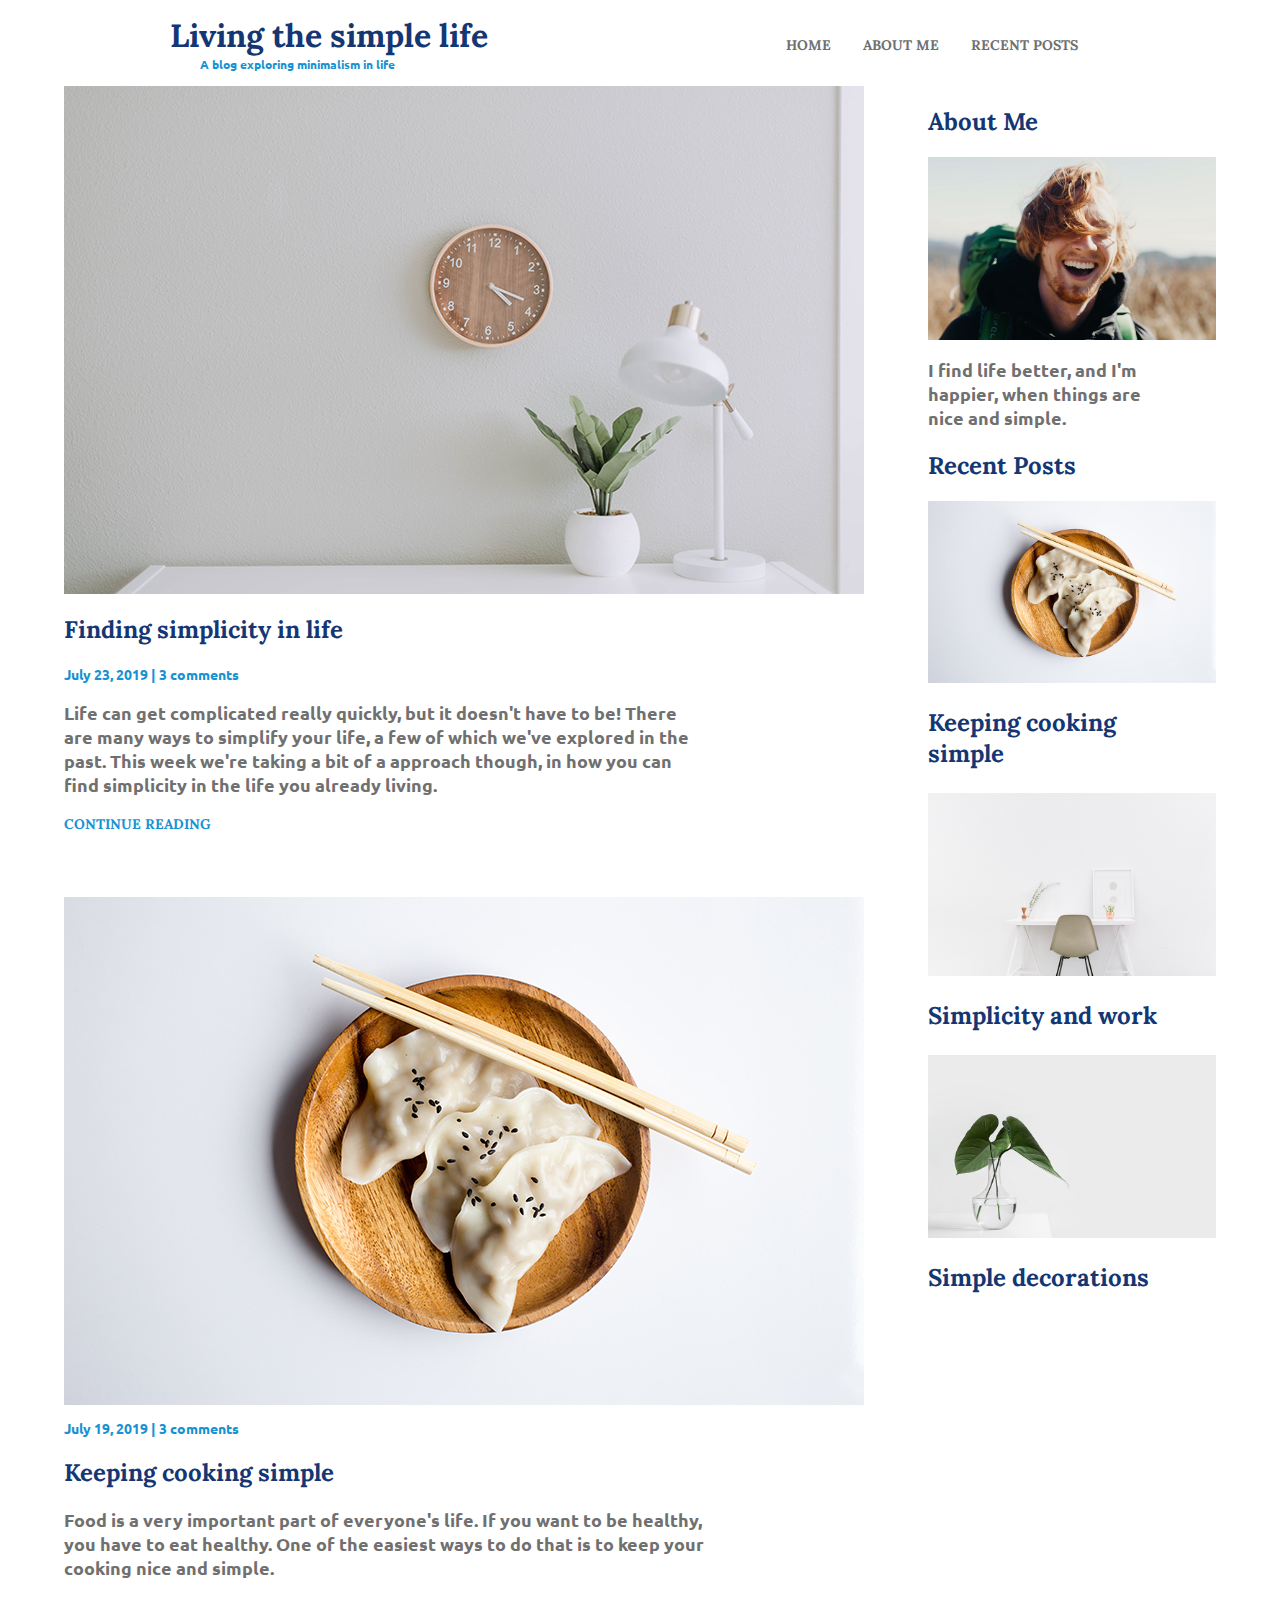
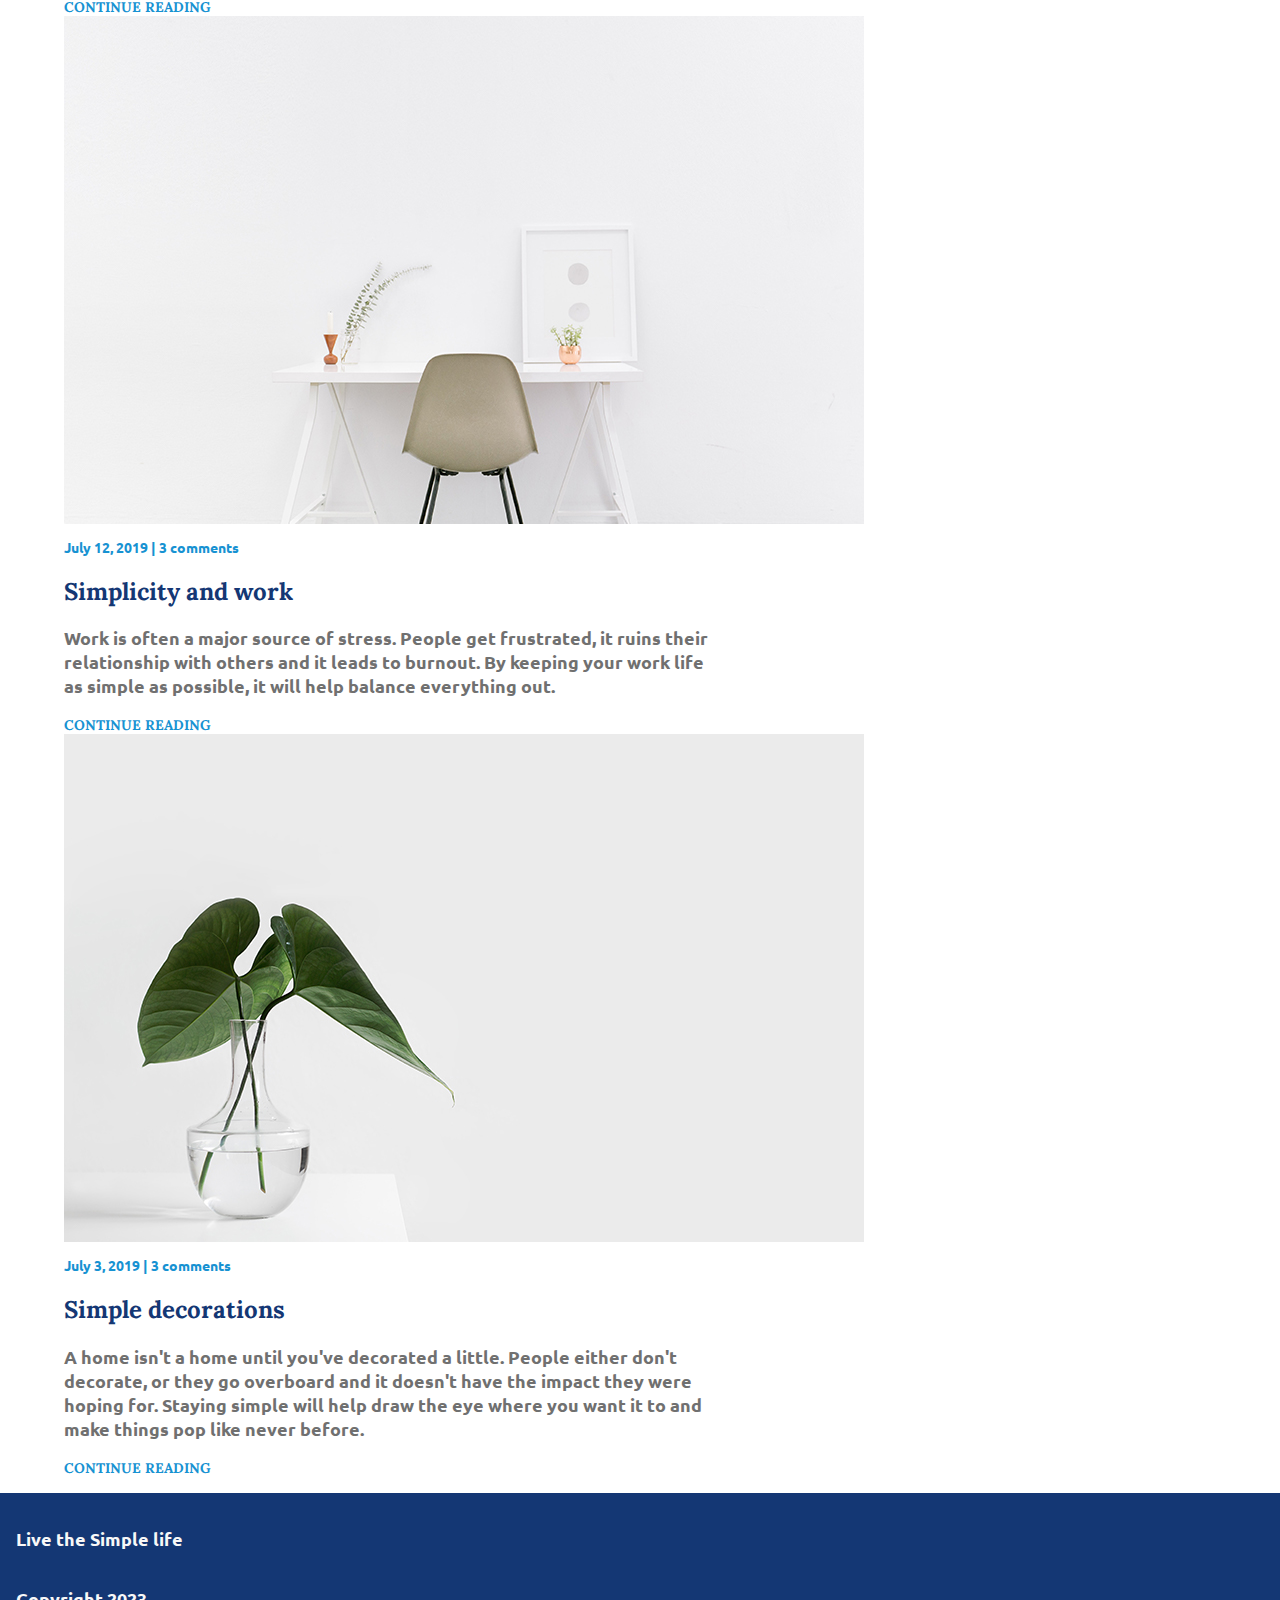
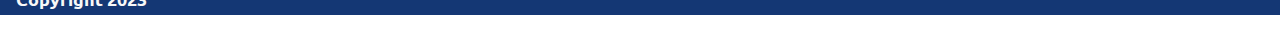
<file: RESPONSIVE SITE 02/HTML/index.html>
<!DOCTYPE html>
<html lang="en">
  <head>
    <meta charset="UTF-8" />
    <meta http-equiv="X-UA-Compatible" content="IE=edge" />
    <meta name="viewport" content="width=device-width, initial-scale=1.0" />
    <link rel="preconnect" href="https://fonts.googleapis.com" />
    <link rel="preconnect" href="https://fonts.gstatic.com" crossorigin />
    <link
      href="https://fonts.googleapis.com/css2?family=Lora&family=Luxurious+Roman&display=swap"
      rel="stylesheet"
    />
    <link rel="preconnect" href="https://fonts.googleapis.com" />
    <link rel="preconnect" href="https://fonts.gstatic.com" crossorigin />
    <link
      href="https://fonts.googleapis.com/css2?family=Lora&family=Luxurious+Roman&family=Ubuntu:wght@700&display=swap"
      rel="stylesheet"
    />
    <link rel="stylesheet" href="../CSS/style.css" />
    <title>RESPONSIVE WEBSITE 02</title>
  </head>
  <body>
    <div class="conainer">
    <nav>
      <div class="logo">
        <h1>Living the simple life</h1>
        <p>A blog exploring minimalism in life</p>
      </div>
      <div class="navigation">
        <ul>
          <li><a href="../HTML/index.html">Home</a></li>
          <li><a href="../HTML/AboutMe.html">About Me</a></li>
          <li><a href="../HTML/RecentPost.html">Recent Posts</a></li>
        </ul>
      </div>
    </nav>
    </div>


    <div class="main-container">
      <main class="main-article">

        <div class="container-one conatiner-one-modify">
          <img src="../img/life.jpg" alt="" class="container-one-image">
          <h2 class="containet-one-title">Finding simplicity in life</h2>
          <p class="article-info">July 23, 2019  |  3 comments</p>
          <p class="container-desc">Life can get complicated really quickly, but it doesn't have to be! There are many ways to simplify your life, a few of which we've explored in the past. This week we're taking a bit of a approach though, in how you can find simplicity in the life you already living. </p>
          <a href="../HTML/RecentPost.html">continue reading</a>
        </div>

        <div class="container-two conainer-two-flex">
          <div class="conatiner-two-primary">
            <img src="../img/food.jpg" alt="">
            <p class="article-info">July 19, 2019  |  3 comments</p>
          </div>
          <div class="conatiner-two-secondary">
            <h2>Keeping cooking simple</h2>
            <p class="container-desc">Food is a very important part of everyone's life. If you want to be healthy, you have to eat healthy. One of the easiest ways to do that is to keep your cooking nice and simple.</p>
            <a href="">continue reading</a>
          </div>
        </div>

        <div class="container-two conainer-two-flex">
          <div class="conatiner-two-primary">
            <img src="../img/work.jpg" alt="">
            <p class="article-info">July 12, 2019  |  3 comments</p>
          </div>
          <div class="conatiner-two-secondary">
            <h2>Simplicity and work</h2>
            <p class="container-desc">Work is often a major source of stress. People get frustrated, it ruins their relationship with others and it leads to burnout. By keeping your work life as simple as possible, it will help balance everything out. </p>
            <a href="">continue reading</a>
          </div>
        </div>

        <div class="container-two conainer-two-flex">
          <div class="conatiner-two-primary">
            <img src="../img/deco.jpg" alt="">
            <p class="article-info">July 3, 2019  |  3 comments</p>
          </div>
          <div class="conatiner-two-secondary">
            <h2>Simple decorations</h2>
            <p class="container-desc">A home isn't a home until you've decorated a little. People either don't decorate, or they go overboard and it doesn't have the impact they were hoping for. Staying simple will help draw the eye where you want it to and make things pop like never before. </p>
            <a href="">continue reading</a>
          </div>
        </div>
      </main>


      <aside class="aside-article">
        <div class="sidebar-widget">
          <h2>About Me</h2>
          <img src="../img/about-me.jpg" alt="">
          <p>I find life better, and I'm happier, when things are nice and simple.</p>
        </div>

        <div class="sidebar-widget about-me-aside">
          <h2>Recent Posts</h2>
          <div class="recent-post">
            <img src="../img/food.jpg" alt="">
            <p class="sidebar-widget-ptag">Keeping cooking simple</p>
          </div>
          <div class="recent-post">
            <img src="../img/work.jpg" alt="">
            <p class="sidebar-widget-ptag">Simplicity and work</p>
          </div>
          <div class="recent-post">
            <img src="../img/deco.jpg" alt="">
            <p class="sidebar-widget-ptag">Simple decorations</p>
          </div>
        </div>
      </aside>
    </div>

    <footer>
      <p class="footer-desc">Live the Simple life</p>
      <p class="footer-desc">Copyright 2023</p>
    </footer>

  </body>
</html>
</file>
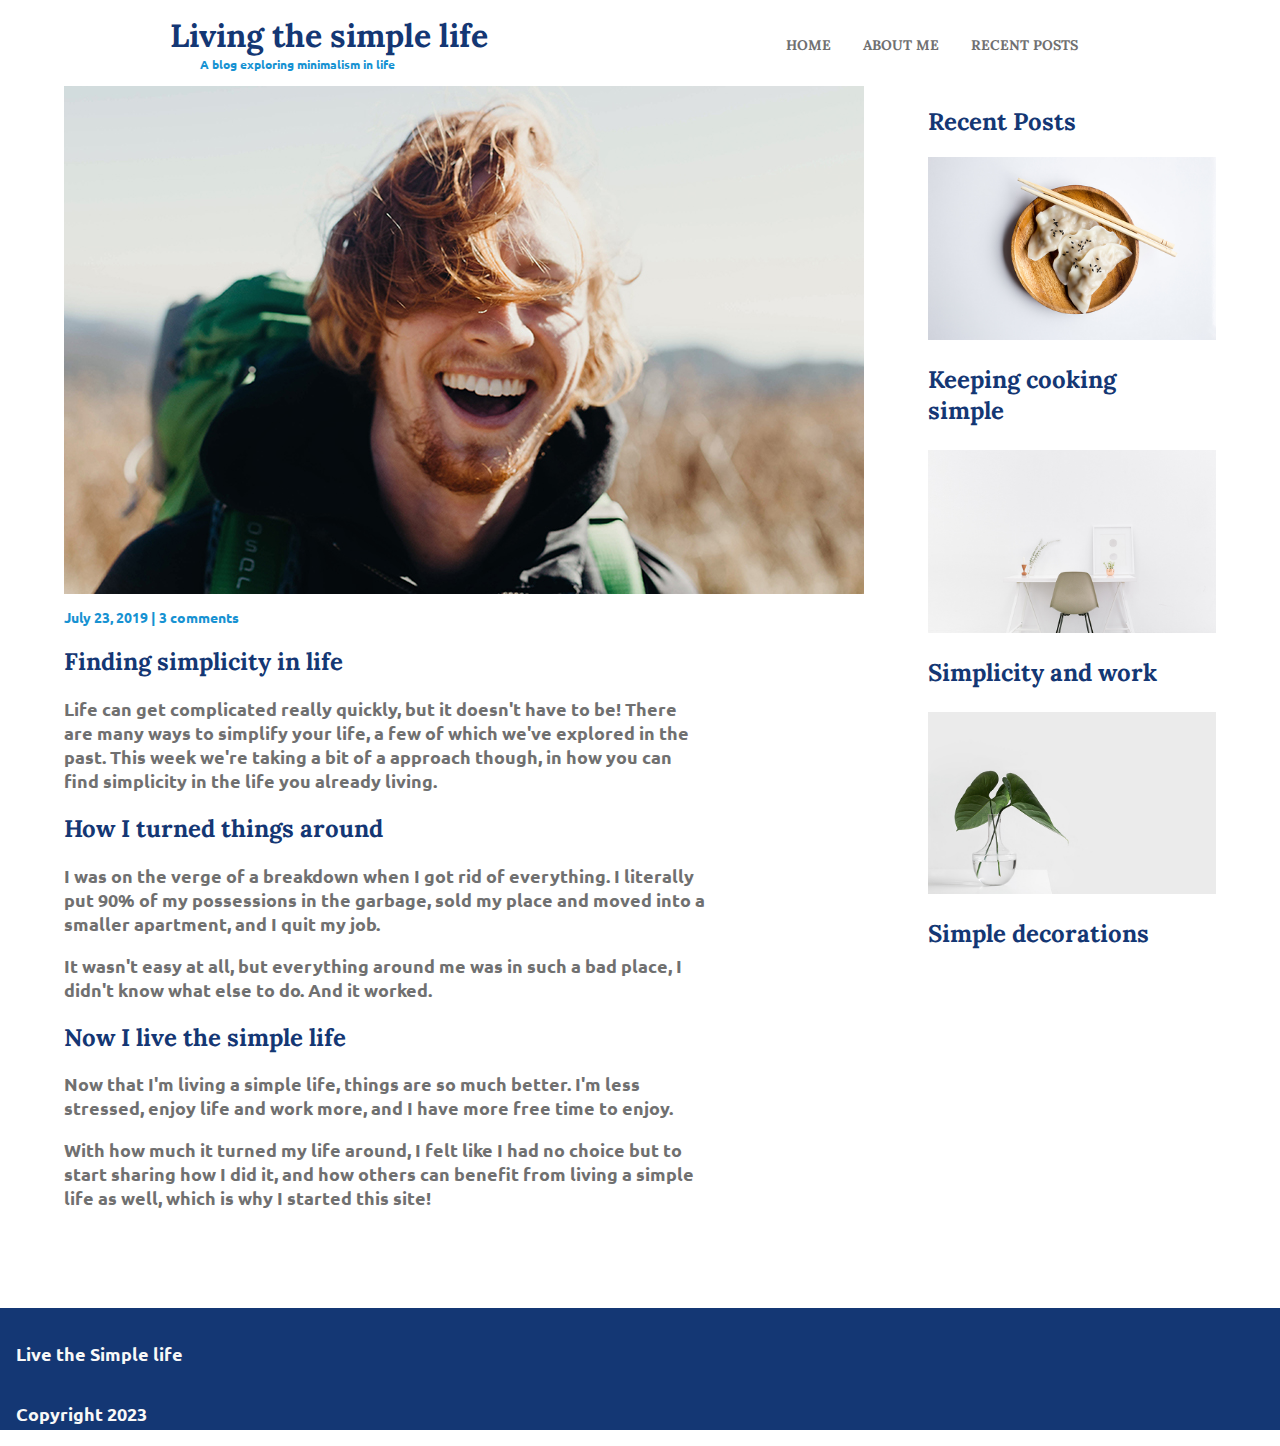
<file: RESPONSIVE SITE 02/HTML/AboutMe.html>
<!DOCTYPE html>
<html lang="en">
  <head>
    <meta charset="UTF-8" />
    <meta http-equiv="X-UA-Compatible" content="IE=edge" />
    <meta name="viewport" content="width=device-width, initial-scale=1.0" />
    <link rel="preconnect" href="https://fonts.googleapis.com" />
    <link rel="preconnect" href="https://fonts.gstatic.com" crossorigin />
    <link
      href="https://fonts.googleapis.com/css2?family=Lora&family=Luxurious+Roman&display=swap"
      rel="stylesheet"
    />
    <link rel="preconnect" href="https://fonts.googleapis.com" />
    <link rel="preconnect" href="https://fonts.gstatic.com" crossorigin />
    <link
      href="https://fonts.googleapis.com/css2?family=Lora&family=Luxurious+Roman&family=Ubuntu:wght@700&display=swap"
      rel="stylesheet"
    />
    <link rel="stylesheet" href="../CSS/style.css" />
    <title>About Me</title>
  </head>
  <body>
    <div class="conainer">
    <nav>
      <div class="logo">
        <h1>Living the simple life</h1>
        <p>A blog exploring minimalism in life</p>
      </div>
      <div class="navigation">
        <ul>
          <li><a href="../HTML/index.html">Home</a></li>
          <li><a href="../HTML/AboutMe.html">About Me</a></li>
          <li><a href="../HTML/RecentPost.html">Recent Posts</a></li>
        </ul>
      </div>
    </nav>
    </div>


    <div class="main-container">
      <main class="main-article">

        <div class="container-one conatiner-one-modify about-me-flex">
          <img src="../img/about-me.jpg" alt="" class="container-one-image">
           <p class="article-info">July 23, 2019  |  3 comments</p>
          <h2 class="containet-one-title">Finding simplicity in life</h2>
          <p class="container-desc">Life can get complicated really quickly, but it doesn't have to be! There are many ways to simplify your life, a few of which we've explored in the past. This week we're taking a bit of a approach though, in how you can find simplicity in the life you already living. </p>
          <h2>How I turned things around</h2>
          <p>I was on the verge of a breakdown when I got rid of everything. I literally put 90% of my possessions in the garbage, sold my place and moved into a smaller apartment, and I quit my job.</p>
          <p>It wasn't easy at all, but everything around me was in such a bad place, I didn't know what else to do. And it worked.</p>
          <h2>Now I live the simple life</h2>
          <p>Now that I'm living a simple life, things are so much better. I'm less stressed, enjoy life and work more, and I have more free time to enjoy.</p>
          <p>With how much it turned my life around, I felt like I had no choice but to start sharing how I did it, and how others can benefit from living a simple life as well, which is why I started this site!</p>
        </div>
        </main>
        <aside class="aside-article">
        <div class="sidebar-widget about-me-aside">
          <h2>Recent Posts</h2>
          <div class="recent-post">
            <img src="../img/food.jpg" alt="">
            <p class="sidebar-widget-ptag">Keeping cooking simple</p>
          </div>
          <div class="recent-post">
            <img src="../img/work.jpg" alt="">
            <p class="sidebar-widget-ptag">Simplicity and work</p>
          </div>
          <div class="recent-post">
            <img src="../img/deco.jpg" alt="">
            <p class="sidebar-widget-ptag">Simple decorations</p>
          </div>
        </div>
      </aside>
    </div>
    </div>

     <footer>
      <p class="footer-desc">Live the Simple life</p>
      <p class="footer-desc">Copyright 2023</p>
    </footer>

  </body>
</html>
</file>
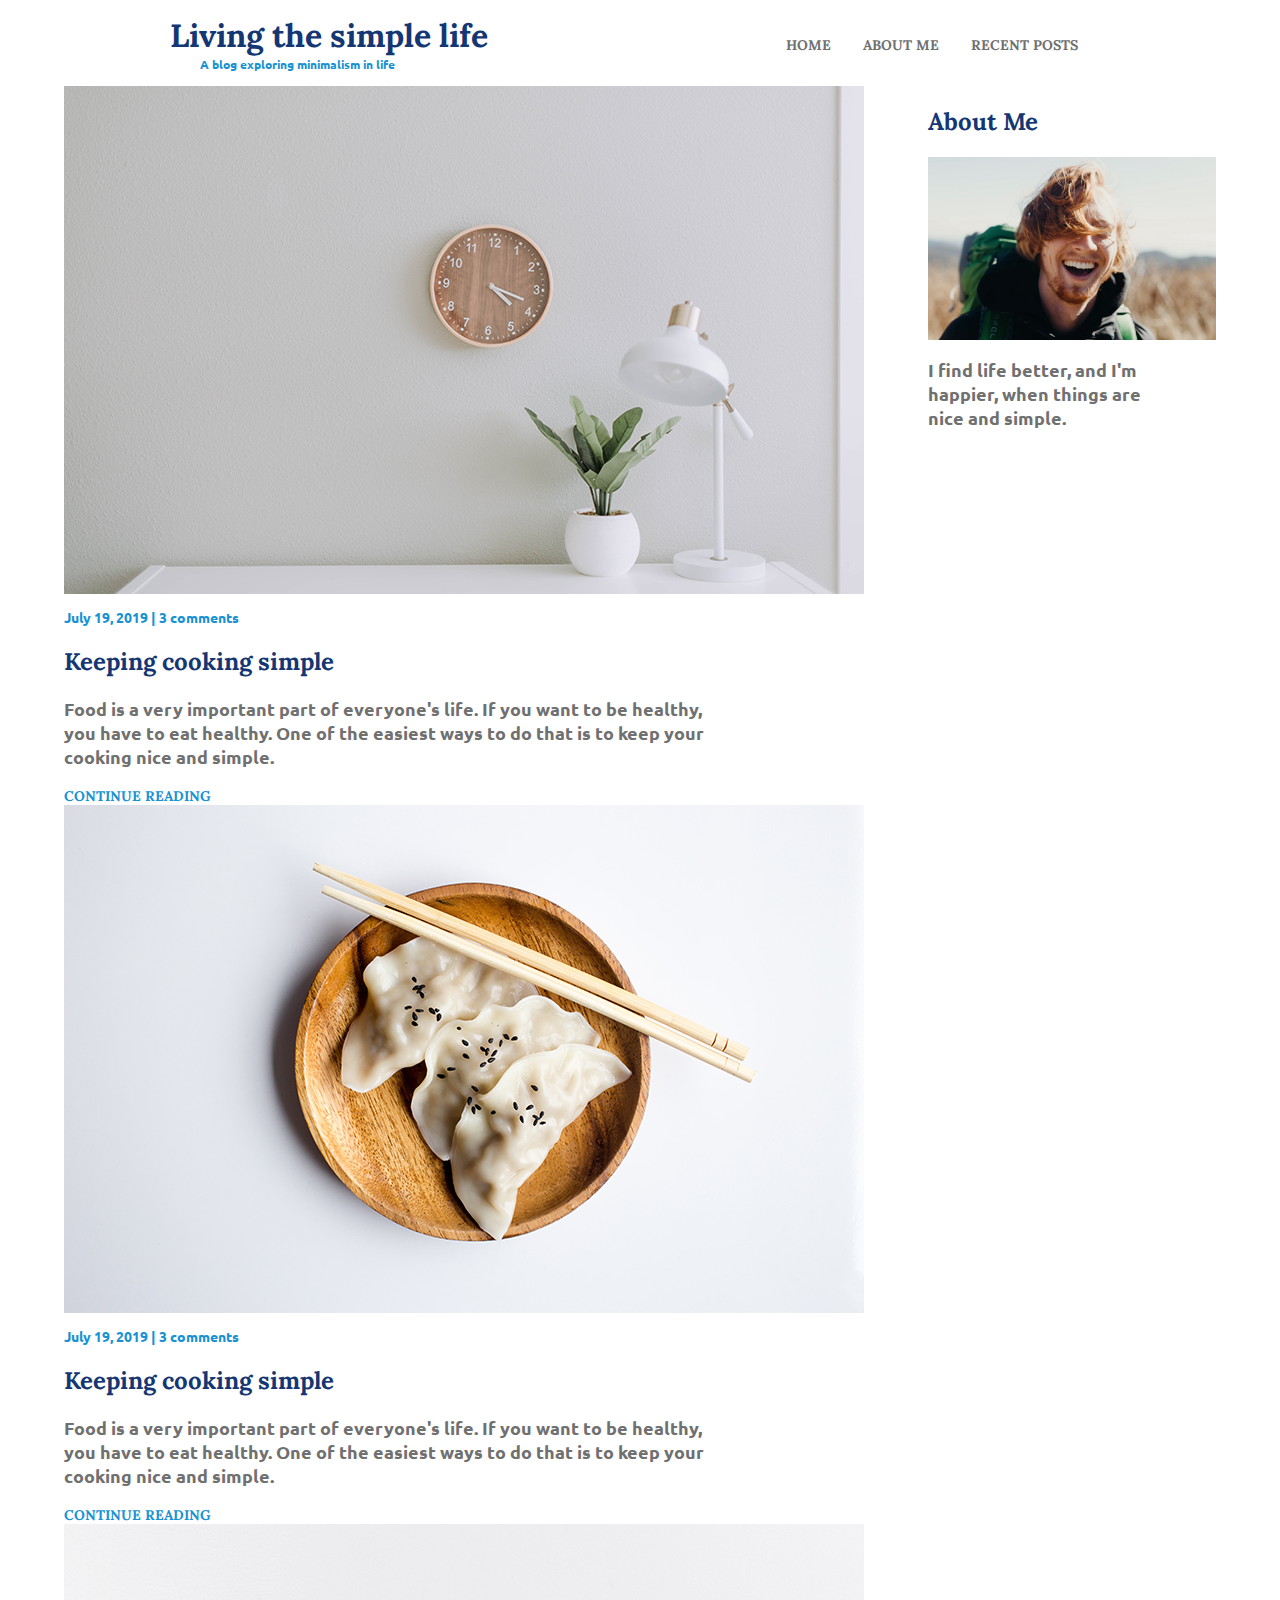
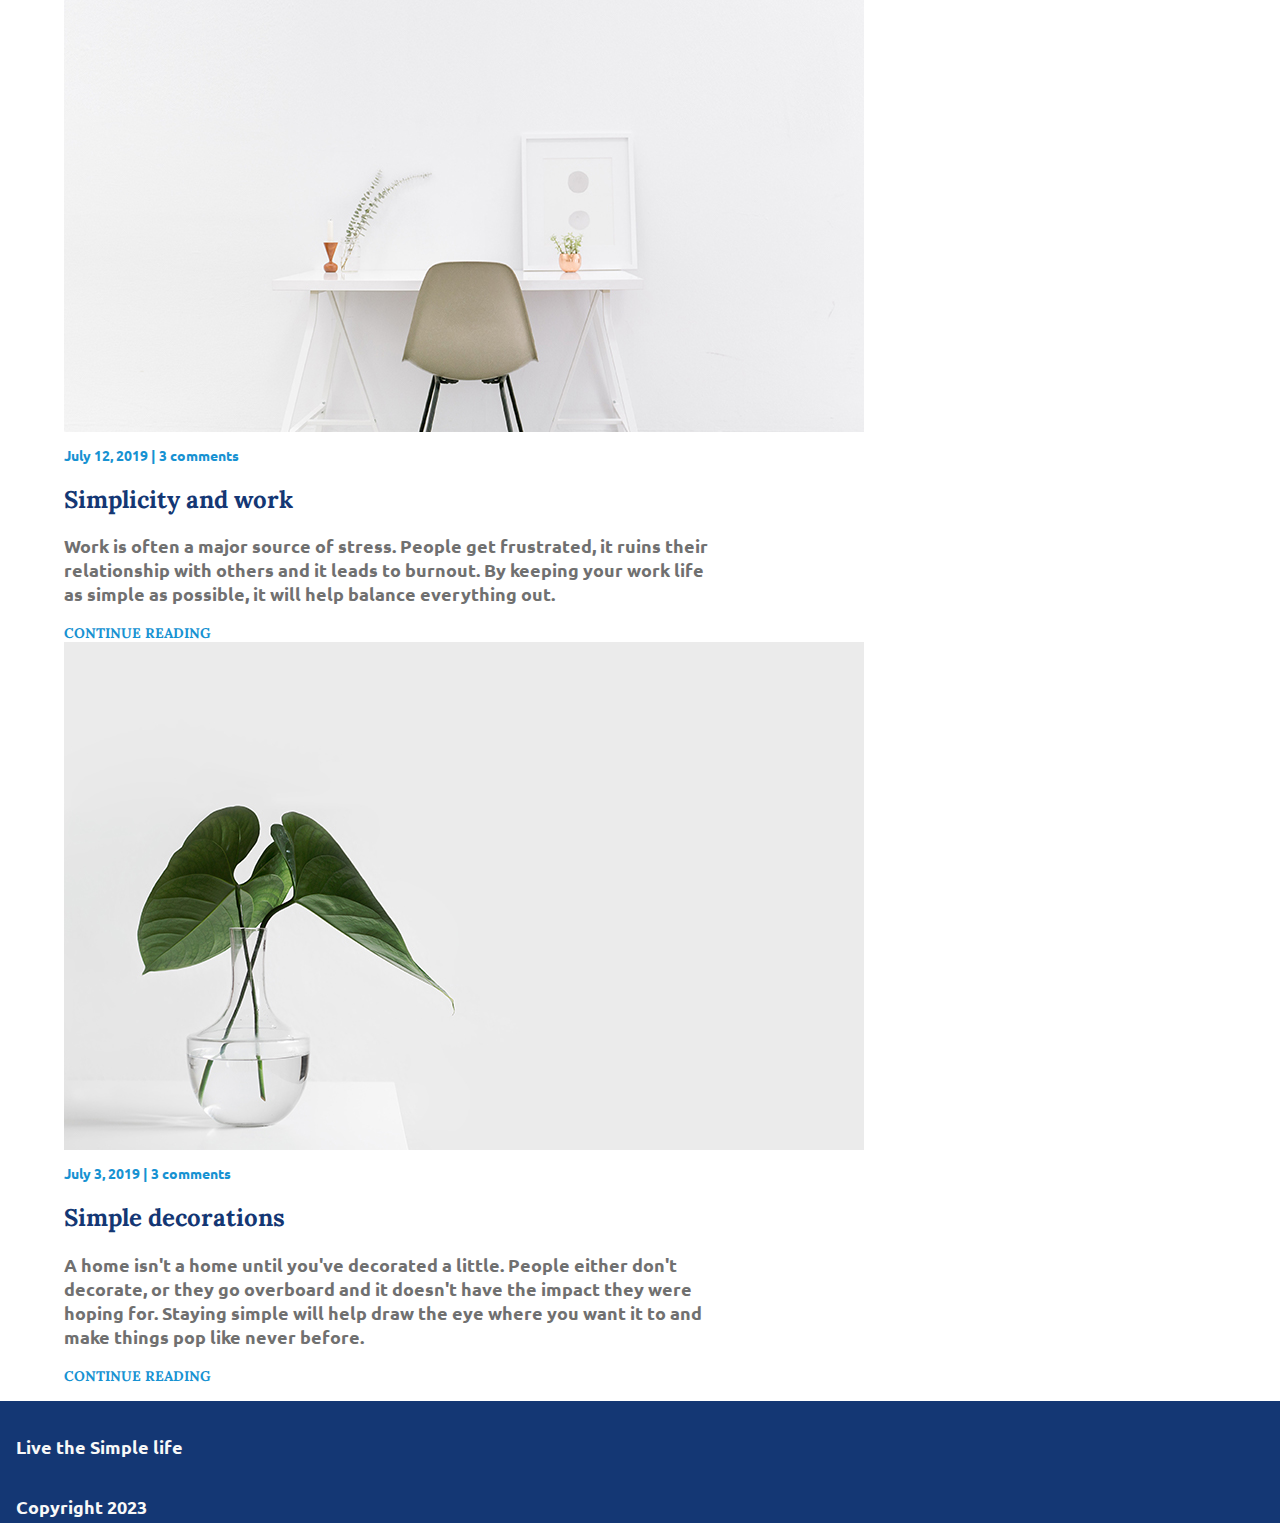
<file: RESPONSIVE SITE 02/HTML/RecentPost.html>
<!DOCTYPE html>
<html lang="en">
  <head>
    <meta charset="UTF-8" />
    <meta http-equiv="X-UA-Compatible" content="IE=edge" />
    <meta name="viewport" content="width=device-width, initial-scale=1.0" />
    <link rel="preconnect" href="https://fonts.googleapis.com" />
    <link rel="preconnect" href="https://fonts.gstatic.com" crossorigin />
    <link
      href="https://fonts.googleapis.com/css2?family=Lora&family=Luxurious+Roman&display=swap"
      rel="stylesheet"
    />
    <link rel="preconnect" href="https://fonts.googleapis.com" />
    <link rel="preconnect" href="https://fonts.gstatic.com" crossorigin />
    <link
      href="https://fonts.googleapis.com/css2?family=Lora&family=Luxurious+Roman&family=Ubuntu:wght@700&display=swap"
      rel="stylesheet"
    />
    <link rel="stylesheet" href="../CSS/style.css" />
    <title>RESPONSIVE WEBSITE 02</title>
  </head>
  <body>
    <div class="conainer">
    <nav>
      <div class="logo">
        <h1>Living the simple life</h1>
        <p>A blog exploring minimalism in life</p>
      </div>
      <div class="navigation">
        <ul>
          <li><a href="../HTML/index.html">Home</a></li>
          <li><a href="../HTML/AboutMe.html">About Me</a></li>
          <li><a href="../HTML/RecentPost.html">Recent Posts</a></li>
        </ul>
      </div>
    </nav>
    </div>


    <div class="main-container">
      <main class="main-article">

        
        <div class="container-two">
          <div class="conatiner-two-primary">
            <img src="../img/life.jpg" alt="">
            <p class="article-info">July 19, 2019  |  3 comments</p>
          </div>
          <div class="conatiner-two-secondary">
            <h2>Keeping cooking simple</h2>
            <p class="container-desc">Food is a very important part of everyone's life. If you want to be healthy, you have to eat healthy. One of the easiest ways to do that is to keep your cooking nice and simple.</p>
            <a href="">continue reading</a>
          </div>
        </div>

        <div class="container-two">
          <div class="conatiner-two-primary">
            <img src="../img/food.jpg" alt="">
            <p class="article-info">July 19, 2019  |  3 comments</p>
          </div>
          <div class="conatiner-two-secondary">
            <h2>Keeping cooking simple</h2>
            <p class="container-desc">Food is a very important part of everyone's life. If you want to be healthy, you have to eat healthy. One of the easiest ways to do that is to keep your cooking nice and simple.</p>
            <a href="">continue reading</a>
          </div>
        </div>

        <div class="container-two">
          <div class="conatiner-two-primary">
            <img src="../img/work.jpg" alt="">
            <p class="article-info">July 12, 2019  |  3 comments</p>
          </div>
          <div class="conatiner-two-secondary">
            <h2>Simplicity and work</h2>
            <p class="container-desc">Work is often a major source of stress. People get frustrated, it ruins their relationship with others and it leads to burnout. By keeping your work life as simple as possible, it will help balance everything out. </p>
            <a href="">continue reading</a>
          </div>
        </div>

        <div class="container-two">
          <div class="conatiner-two-primary">
            <img src="../img/deco.jpg" alt="">
            <p class="article-info">July 3, 2019  |  3 comments</p>
          </div>
          <div class="conatiner-two-secondary">
            <h2>Simple decorations</h2>
            <p class="container-desc">A home isn't a home until you've decorated a little. People either don't decorate, or they go overboard and it doesn't have the impact they were hoping for. Staying simple will help draw the eye where you want it to and make things pop like never before. </p>
            <a href="">continue reading</a>
          </div>
        </div>
      </main>


      <aside class="aside-article">
        <div class="sidebar-widget">
          <h2>About Me</h2>
          <img src="../img/about-me.jpg" alt="">
          <p>I find life better, and I'm happier, when things are nice and simple.</p>
        </div>
      </aside>
    </div>

    <footer>
      <p class="footer-desc">Live the Simple life</p>
      <p class="footer-desc">Copyright 2023</p>
    </footer>

  </body>
</html>
</file>
<file: RESPONSIVE SITE 02/CSS/style.css>
/* font-family: 'Lora',
serif;
font-family: 'Luxurious Roman',
cursive; 

font-family: 'Lora',
serif;
font-family: 'Luxurious Roman',
cursive;
font-family: 'Ubuntu',
sans-serif;

*/
body{
    padding: 0;
    margin: 0;
    font-weight: 300;
}

img{
  max-width: 100%;
  display: block;
}
.conatiner{
    background-color: #f8f8f8;
}

nav {
  display: flex;
  width: 90%;
 justify-content: space-between;
 align-items: center;
 max-width: 940px;
 margin: 0 auto;
}
.logo h1 {
  color: #143774;
  font-size: 2rem;
   font-family: "Lora", serif;
   margin: 0;
}

.logo p {
  color: #1792d2;
  font-size: 0.75rem;
  font-family: 'Ubuntu',sans-serif;
  margin: 0;
  text-align: center;
}

.navigation ul {
  list-style: none;
  font-family: 'Ubuntu',sans-serif;
  font-size: 1rem;
  margin:0;
  display: flex;
}

.navigation li {
  text-transform: uppercase;
  margin: 2em 2em 2em 0;
}

.navigation a {
  text-decoration: none;
  color: #707070;
}

.navigation li :hover,
.navigation li:focus {
  color: #1792d2;
}

.conatiner-one-modify{
  padding-bottom: 2em;
  margin-bottom: 2em;
}



/* Complete container CSS */

h2,.sidebar-widget-ptag{
  color: #143774;
  font-family: "Lora", serif;
  font-size: 1.5rem;
  font-weight: 700;
}

a{
  color: #1792D2;
  text-transform: uppercase;
  text-decoration: none;
  font-family: 'Lora',sans-serif;
  font-size: 0.875rem;
  font-weight: 700;
}

a:hover{
  color: #143774;
  text-transform: uppercase;
  text-decoration: none;
  font-family: 'Lora',sans-serif;
  font-size: 0.875rem;
  font-weight: 700;
}

.container-desc, aside p{
  color: #707070;
  font-family: 'Ubuntu',sans-serif;
  font-size: 1.125rem;
  font-weight: 700;
  width: 80%;
}

p{
   color: #707070;
  font-family: 'Ubuntu',sans-serif;
  font-size: 1.125rem;
  font-weight: 700;
  width: 80%;
}

.article-info{
  font-size: 0.875rem;
  color: #1792D2;
  font-weight: 700;
 
}

.main-container{
  max-width: 90%;
  margin: auto;
  display: flex;
  justify-content: space-between;
}

main{
  width: 70%;
}

.aside-article{
  width: 25%;
  border: 5px soild #707070;
}

.sidebar-widget{
  border: 5px soild #707070;
}

.main-article .conatiner-one{
  border-bottom: 2px soild #707070;
}

footer{
  background-color: #143774;
  height: 10vh;
  margin: 1em 0;
  padding: 1em;
  display: flex;
  justify-content: left;
  flex-direction: column;
  align-items:flex-start;
  padding: 1em;
}

footer p{
  color: #f8f8f8;
}


@media (max-width:650px) {
    nav{
        flex-direction: column;
         text-align: center;
    }
    li{
        margin: 0;
    }
    .navigation ul{
        display: flex;
        flex-direction: column;
    }

    .main-container{
      flex-direction: column;
      width: 100%;
    }
    main{
      width: 100%;
      margin: 0 auto;
    }
    .aside-article{
      width: 100%;
      margin: 0 auto;
    }

  h2,.sidebar-widget-ptag{
    color: #143774;
    font-family: "Lora", serif;
    font-size: 1.5rem;
    font-weight: 700;
    text-align: center;
}
}
</file>
